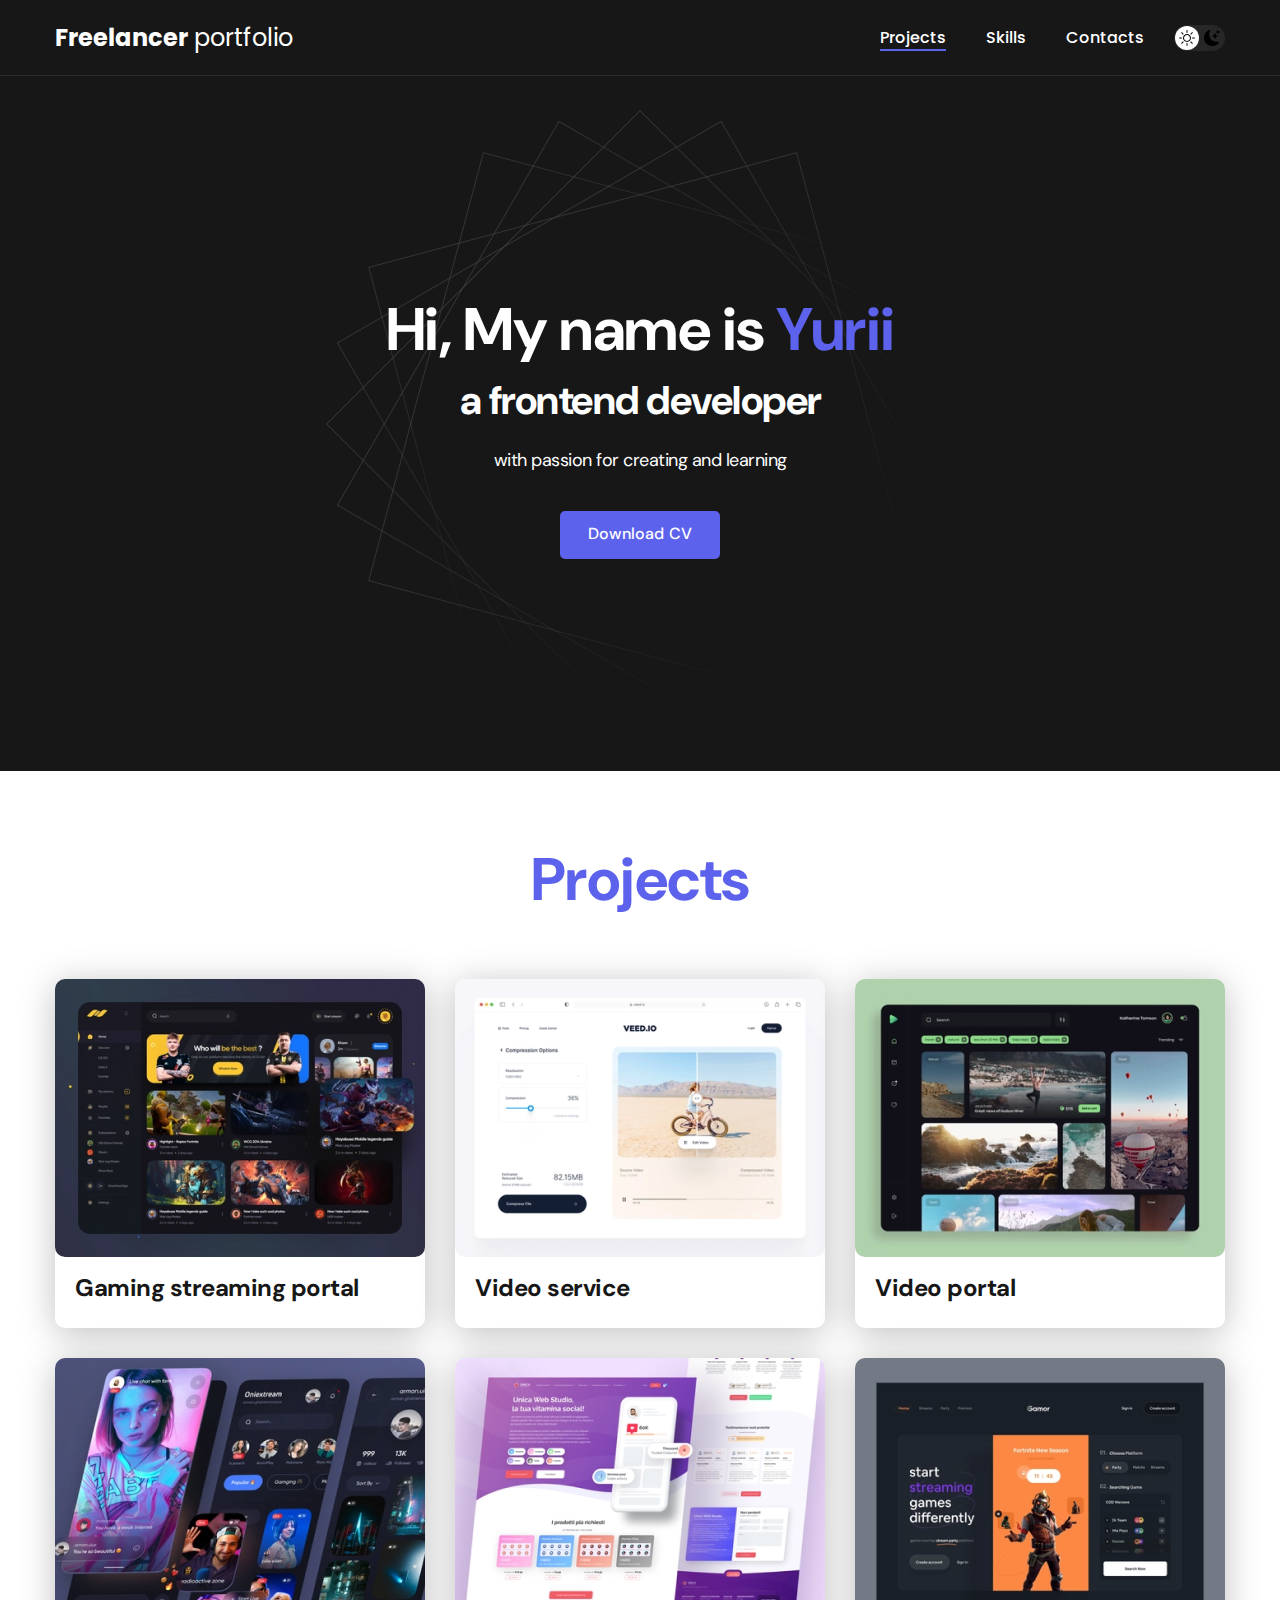
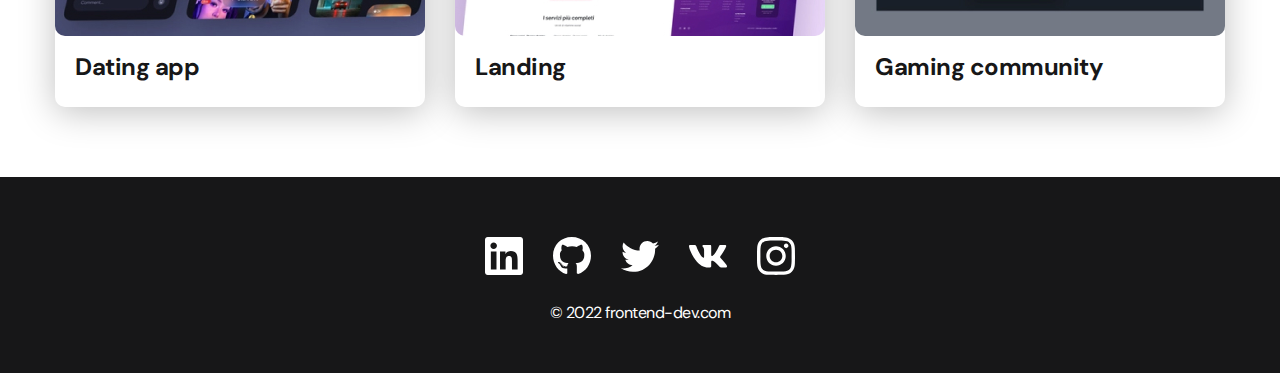
<file: index.html>
<!DOCTYPE html>
<html lang="en">
<head>
    <meta charset="UTF-8">
    <meta http-equiv="X-UA-Compatible" content="IE=edge">
    <meta name="viewport" content="width=device-width, initial-scale=1.0">
    <title>Freelancer portfolio</title>
    <link rel="stylesheet" href="./css/main.css">
</head>
<body>
    <nav class="nav">
        <div class="container">
            <div class="nav-row">
                    <a href="./index.html" class="logo"><strong>Freelancer</strong> portfolio</a> 
                    <button class="dark-mode-btn">
                        <img src="img\icons\Sun.svg" alt="Light Mode" class="dark-mode-btn__icon">
                        <img src="img\icons\Moon.svg" alt="Dark Mode" class="dark-mode-btn__icon">
                    </button>
                <ul class="nav-list">
                    <li class="nav-list__item"><a href="project-page.html" class="nav-list__link nav-list__link--active">Projects</a></li>
                    <li class="nav-list__item"><a href="skills-page.html" class="nav-list__link">Skills</a></li>
                    <li class="nav-list__item"><a href="contacts-page.html" class="nav-list__link">Contacts</a></li>
                </ul>
            </div>
        </div> 
    </nav>
    <header class="header">
            <div class="header__wrapper">
                <h1 class="header__title">
                    <strong>Hi, My name is <em>Yurii</em></strong><br>
                    a frontend developer
                </h1>
                <div class="header__text">
                    <p>with passion for creating and learning</p>
                </div>
                <a href="#" class="button">Download CV</a>
            </div>
    </header>
    <main class="section">
        <div class="container">
            <h2 class="title-1">Projects</h2>
            <ul class="projects">
                <li class="project">
                    <a href="./projects-page.html">
                    <img src="img\projects\01.jpg" alt="Project img" class="project__img">
                    <h3 class="project__title">Gaming streaming portal</h3>
                    </a>
                </li>
                <li class="project">
                    <img src="img\projects\02.jpg" alt="Project img" class="project__img">
                    <h3 class="project__title">Video service</h3>
                </li>
                <li class="project">
                    <img src="img\projects\03.jpg" alt="Project img" class="project__img">
                    <h3 class="project__title">Video portal</h3>
                </li>
                <li class="project">
                    <img src="img\projects\04.jpg" alt="Project img" class="project__img">
                    <h3 class="project__title">Dating app</h3>
                </li>
                <li class="project">
                    <img src="img\projects\05.jpg" alt="Project img" class="project__img">
                    <h3 class="project__title">Landing</h3>
                </li>
                <li class="project">
                    <img src="img\projects\06.jpg" alt="Project img" class="project__img">
                    <h3 class="project__title">Gaming community</h3>
                </li>
            </ul>
        </div>
    </main>
    <footer class="footer">
        <div class="container">
            <div class="footer-wrapper">
                <ul class="social">
                    <li class="social__item">
                        <a href="#"><img src="img\icons\1.svg" alt="Link"></a>
                    </li>
                    <li class="social__item">
                        <a href="#"><img src="img\icons\2.svg" alt="Link"></a>
                    </li>
                    <li class="social__item">
                        <a href="#"><img src="img\icons\3.svg" alt="Link"></a>
                    </li>
                    <li class="social__item">
                        <a href="#"><img src="img\icons\4.svg" alt="Link"></a>
                    </li>
                    <li class="social__item">
                        <a href="#"><img src="img\icons\5.svg" alt="Link"></a>
                    </li>
                </ul>
                <div class="copyright">
                    <p>© 2022 frontend-dev.com</p>
                </div>
            </div>
            
        </div>
    </footer>
    <script src="js\main.js"></script>
</body>
</html>
</file>
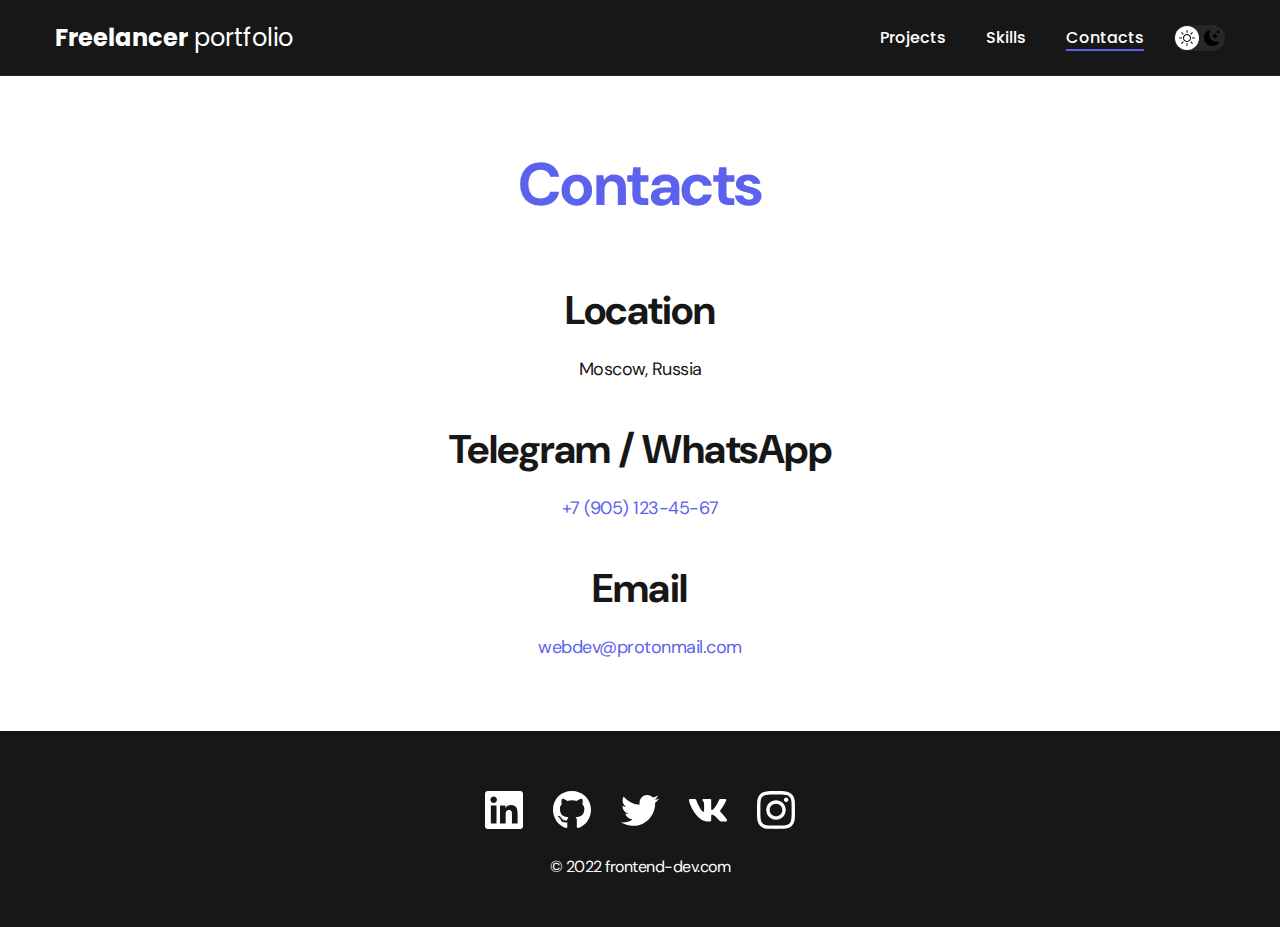
<file: contacts-page.html>
<!DOCTYPE html>
<html lang="en">
<head>
    <meta charset="UTF-8">
    <meta http-equiv="X-UA-Compatible" content="IE=edge">
    <meta name="viewport" content="width=device-width, initial-scale=1.0">
    <title>Contacts</title>
    <link rel="stylesheet" href="./css/main.css">
</head>
<body>
    <nav class="nav">
        <div class="container">
            <div class="nav-row">
                <a href="./index.html" class="logo"><strong>Freelancer</strong> portfolio</a> 
                <button class="dark-mode-btn">
                    <img src="img\icons\Sun.svg" alt="Light Mode" class="dark-mode-btn__icon">
                    <img src="img\icons\Moon.svg" alt="Dark Mode" class="dark-mode-btn__icon">
                </button>
                <ul class="nav-list">
                    <li class="nav-list__item"><a href="project-page.html" class="nav-list__link ">Projects</a></li>
                    <li class="nav-list__item"><a href="skills-page.html" class="nav-list__link ">Skills</a></li>
                    <li class="nav-list__item"><a href="contacts-page.html" class="nav-list__link nav-list__link--active">Contacts</a></li>
                </ul>
            </div>
        </div> 
    </nav>
    <main class="section">
        <div class="container">
            <h2 class="title-1">Contacts</h2>
            <ul class="content-list">
                <li class="content-list__item">
                    <h3 class="title-2">Location</h3>
                    <p class="">Moscow, Russia</p>
                </li>
                <li class="content-list__item">
                    <h3 class="title-2">Telegram / WhatsApp</h3>
                    <p class=""> <a href="tel:+79051234567">+7 (905) 123-45-67</a></p>
                </li>
                <li class="content-list__item">
                    <h3 class="title-2">Email</h3>
                    <p class=""><a href="mailto:webdev@protonmail.com">webdev@protonmail.com</a></p>
                </li>
            </ul>
        </div>
    </main>
    <footer class="footer">
        <div class="container">
            <div class="footer-wrapper">
                <ul class="social">
                    <li class="social__item">
                        <a href="#"><img src="img\icons\1.svg" alt="Link"></a>
                    </li>
                    <li class="social__item">
                        <a href="#"><img src="img\icons\2.svg" alt="Link"></a>
                    </li>
                    <li class="social__item">
                        <a href="#"><img src="img\icons\3.svg" alt="Link"></a>
                    </li>
                    <li class="social__item">
                        <a href="#"><img src="img\icons\4.svg" alt="Link"></a>
                    </li>
                    <li class="social__item">
                        <a href="#"><img src="img\icons\5.svg" alt="Link"></a>
                    </li>
                </ul>
                <div class="copyright">
                    <p>© 2022 frontend-dev.com</p>
                </div>
            </div>
            
        </div>
    </footer>
    <script src="js\main.js"></script>
</body>
</html>
</file>
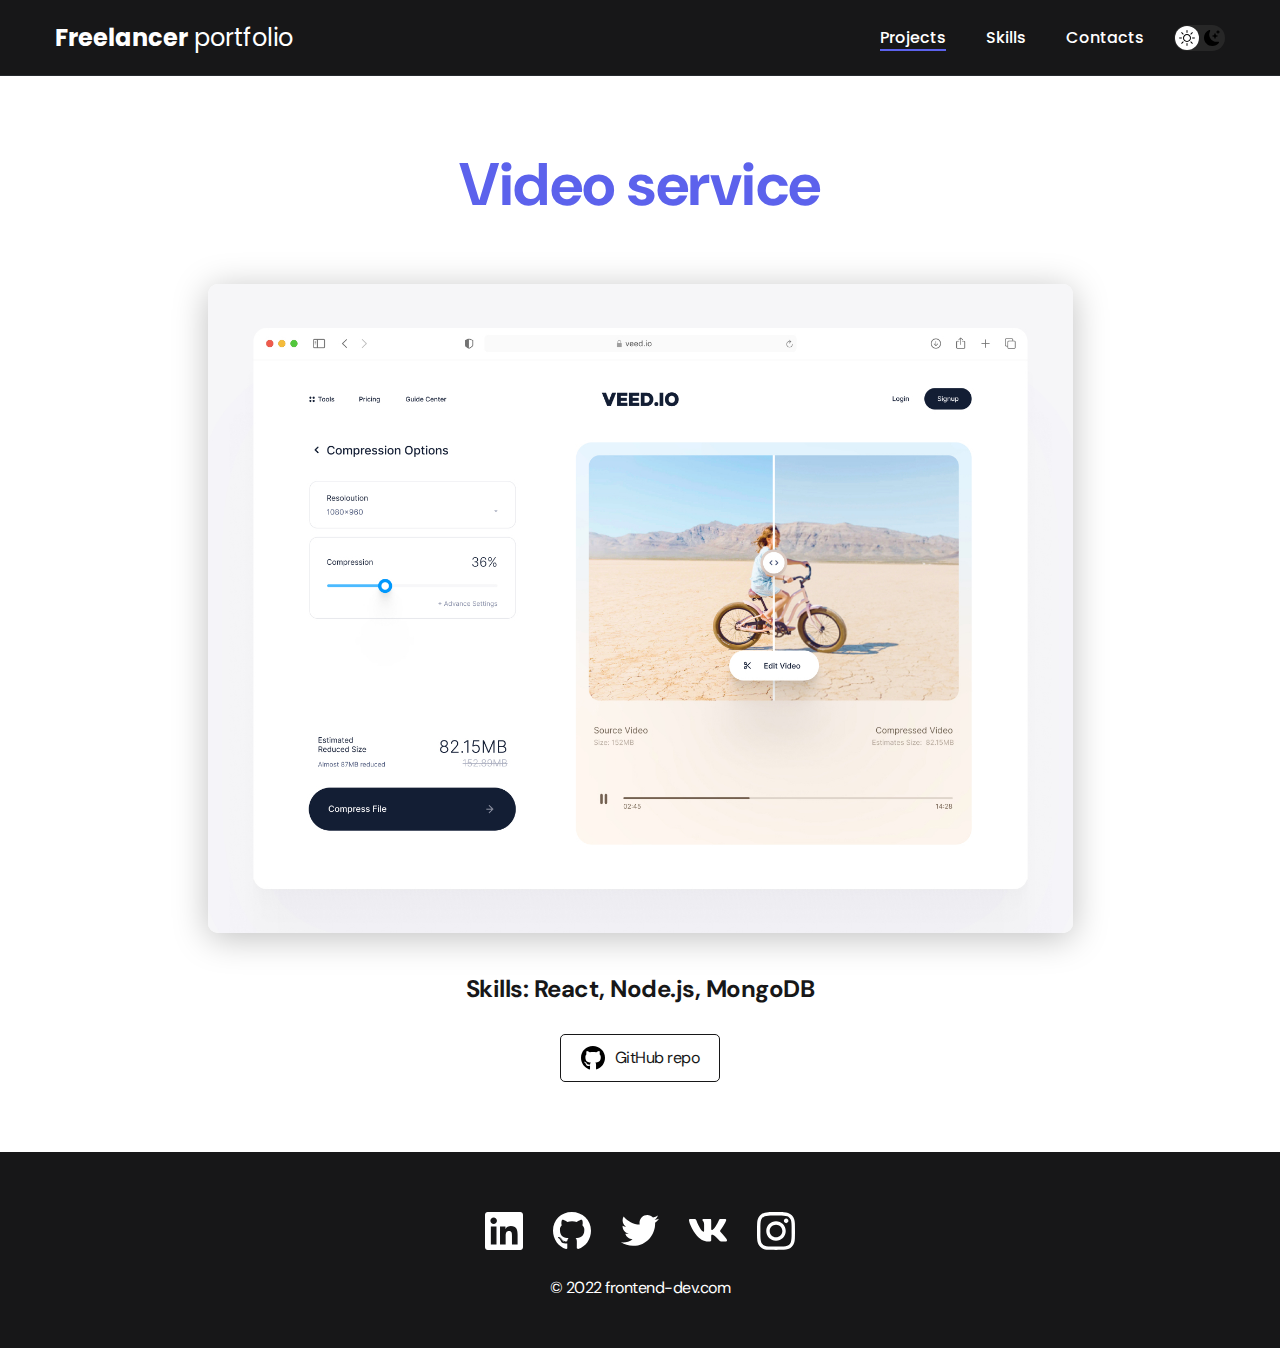
<file: project-page.html>
<!DOCTYPE html>
<html lang="en">
<head>
    <meta charset="UTF-8">
    <meta http-equiv="X-UA-Compatible" content="IE=edge">
    <meta name="viewport" content="width=device-width, initial-scale=1.0">
    <title>Projects</title>
    <link rel="stylesheet" href="./css/main.css">
</head>
<body>
    <nav class="nav">
        <div class="container">
            <div class="nav-row">
                <a href="./index.html" class="logo"><strong>Freelancer</strong> portfolio</a> 
                <button class="dark-mode-btn">
                    <img src="img\icons\Sun.svg" alt="Light Mode" class="dark-mode-btn__icon">
                    <img src="img\icons\Moon.svg" alt="Dark Mode" class="dark-mode-btn__icon">
                </button>
                <ul class="nav-list">
                    <li class="nav-list__item"><a href="project-page.html" class="nav-list__link nav-list__link--active">Projects</a></li>
                    <li class="nav-list__item"><a href="skills-page.html" class="nav-list__link">Skills</a></li>
                    <li class="nav-list__item"><a href="contacts-page.html" class="nav-list__link">Contacts</a></li>
                </ul>
            </div>
        </div> 
    </nav>
    <main class="section">
        <div class="container">
            <div class="project-details">
                <h2 class="title-1">Video service</h2>
                <img src="img\projects\02-big.jpg" alt="" class="project-details__cover">
                <div class="project-details__desc">
                    <p>Skills: React, Node.js, MongoDB</p>
                </div>
                <a href="#" class="button-outline"><img src="img\projects\gh-icon.svg" alt="">GitHub repo</a>
            </div>
        </div>
    </main>
    <footer class="footer">
        <div class="container">
            <div class="footer-wrapper">
                <ul class="social">
                    <li class="social__item">
                        <a href="#"><img src="img\icons\1.svg" alt="Link"></a>
                    </li>
                    <li class="social__item">
                        <a href="#"><img src="img\icons\2.svg" alt="Link"></a>
                    </li>
                    <li class="social__item">
                        <a href="#"><img src="img\icons\3.svg" alt="Link"></a>
                    </li>
                    <li class="social__item">
                        <a href="#"><img src="img\icons\4.svg" alt="Link"></a>
                    </li>
                    <li class="social__item">
                        <a href="#"><img src="img\icons\5.svg" alt="Link"></a>
                    </li>
                </ul>
                <div class="copyright">
                    <p>© 2022 frontend-dev.com</p>
                </div>
            </div>
            
        </div>
    </footer>
    <script src="js\main.js"></script>
</body>
</html>
</file>
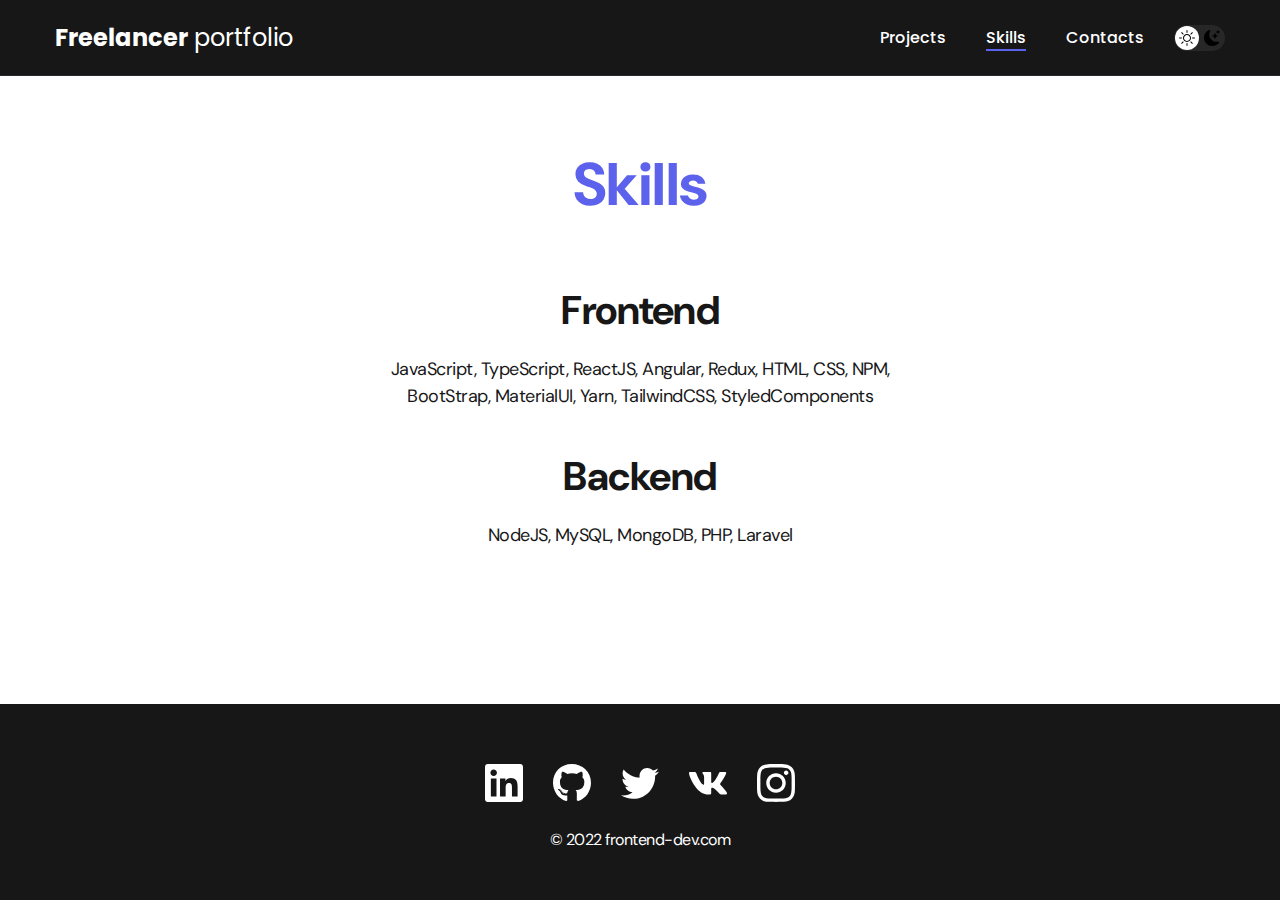
<file: skills-page.html>
<!DOCTYPE html>
<html lang="en">
<head>
    <meta charset="UTF-8">
    <meta http-equiv="X-UA-Compatible" content="IE=edge">
    <meta name="viewport" content="width=device-width, initial-scale=1.0">
    <title>Projects</title>
    <link rel="stylesheet" href="./css/main.css">
</head>
<body>
    <nav class="nav">
        <div class="container">
            <div class="nav-row">
                <a href="./index.html" class="logo"><strong>Freelancer</strong> portfolio</a> 
                <button class="dark-mode-btn">
                    <img src="img\icons\Sun.svg" alt="Light Mode" class="dark-mode-btn__icon">
                    <img src="img\icons\Moon.svg" alt="Dark Mode" class="dark-mode-btn__icon">
                </button>
                <ul class="nav-list">
                    <li class="nav-list__item"><a href="project-page.html" class="nav-list__link ">Projects</a></li>
                    <li class="nav-list__item"><a href="skills-page.html" class="nav-list__link nav-list__link--active">Skills</a></li>
                    <li class="nav-list__item"><a href="contacts-page.html" class="nav-list__link">Contacts</a></li>
                </ul>
            </div>
        </div> 
    </nav>
    <main class="section">
        <div class="container">
            <h2 class="title-1">Skills</h2>
            <ul class="content-list">
                <li class="content-list__item">
                    <h3 class="title-2">Frontend</h3>
                    <p class="">JavaScript, TypeScript, ReactJS, Angular, Redux, HTML, CSS, NPM, BootStrap, MaterialUI, Yarn, TailwindCSS, StyledComponents</p></li>
                <li class="content-list__item">
                    <h3 class="title-2">Backend</h3>
                    <p class="">NodeJS, MySQL, MongoDB, PHP, Laravel</p></li>
            </ul>
        </div>
    </main>
    <footer class="footer">
        <div class="container">
            <div class="footer-wrapper">
                <ul class="social">
                    <li class="social__item">
                        <a href="#"><img src="img\icons\1.svg" alt="Link"></a>
                    </li>
                    <li class="social__item">
                        <a href="#"><img src="img\icons\2.svg" alt="Link"></a>
                    </li>
                    <li class="social__item">
                        <a href="#"><img src="img\icons\3.svg" alt="Link"></a>
                    </li>
                    <li class="social__item">
                        <a href="#"><img src="img\icons\4.svg" alt="Link"></a>
                    </li>
                    <li class="social__item">
                        <a href="#"><img src="img\icons\5.svg" alt="Link"></a>
                    </li>
                </ul>
                <div class="copyright">
                    <p>© 2022 frontend-dev.com</p>
                </div>
            </div>
            
        </div>
    </footer>
    <script src="js\main.js"></script>
</body>
</html>
</file>
<file: css/main.css>
@import "./reset.css";
@import url('https://fonts.googleapis.com/css2?family=DM+Sans:wght@400;500;700&family=Poppins:wght@400;500;700&display=swap');

/*
font-family: 'DM Sans', sans-serif;
font-family: 'Poppins', sans-serif;
*/

:root {
    --blackpure: #000;
    --black: #171718;
    --black-border: #26292D;
    --white: #fff;
    --purple: #5C62EC;

    --text-color: var(--black);

    --dark-bg: var(--black);
    --dark-border: var(--black-border);
    --header-text: var(--white);
    --accent: var(--purple);

    --page-bg: var(--white);
    --text-color: var(--black);

    --title-1: var(--accent);

    --project-card-bg: var(--white);
    --project-card-text: var(--black);
    --box-shadow: 0px 5px 35px rgba(0, 0, 0, 0.25);
    --button-outline: var(--white);
    --button-color: var(--black);
}

.dark {
    /* Dark mode */
    --page-bg: #252526;
    --text-color: var(--white);

    --button-color: var(--black);
    --title-1: var(--accent);
    --button-outline: var(--white);
    --project-card-bg: var(--black);
    --project-card-text: var(--white);
    --box-shadow: 0px 5px 35px rgba(0, 0, 0, 0.8);

}

html, body {
    display: flex;
    flex-direction: column;
    min-height: 100vh;

    font-family: 'DM Sans', sans-serif;
    letter-spacing: -0.5px;

    /* Light mode */ 
    background-color: var(--page-bg);
    color: var(--text-color);
}

/* General */

.container {
    margin: 0 auto;
    padding: 0 15px;
    max-width: 1200px; 
}

.none {
    display: none !important;
}

.section {
    padding: 70px 0;
}

.title-1 {
    margin-bottom: 60px;

    font-size: 60px;
    font-weight: 700;
    line-height: 1.3;
    color: var(--title-1);
    text-align: center;
}

.title-2 {
    margin-bottom: 20px;

    font-size: 40px;
    font-weight: 700;
    line-height: 1.3;
}

/* Nav */

.nav {
    padding: 20px 0;
    border-bottom: 1px solid var(--dark-border);
    background-color: var(--dark-bg);
    color: var(--header-text);
    letter-spacing: normal;
}

.nav-row {
    display: flex;
    justify-content: flex-end;
    align-items: center;
    column-gap: 30px;
    row-gap: 20px;
    flex-wrap: wrap;
}

.logo {
    margin-right: auto;
    color: var(--header-text);
    font-size: 24px;
    font-family: 'Poppins', sans-serif;   
}

.logo strong {
    font-weight: 700;
}

.nav-list {
    display: flex;
    flex-wrap: wrap;
    row-gap: 10px;
    align-items: center; 
    column-gap: 40px;
    font-size: 16px;
    font-weight: 500;
    font-family: 'Poppins', sans-serif; 
}

.nav-list__link {
    color: var(--header-text);
    transition: opacity 0.2s ease-in;
}

.nav-list__link:hover {
    opacity: 0.8;
}

.nav-list__link--active {
    position: relative;
}

.nav-list__link--active::before {
    content: "";

    position: absolute;
    left: 0;
    top: 100%;
    
    display: block; 
    height: 2px;
    width: 100%;
    background-color: var(--accent);
}

/* Dark mode btn */

.dark-mode-btn {
    order: 9;

    position: relative;  
    display: flex;
    justify-content: space-between;

    width: 51px;
    height: 26px;
    padding: 5px;

    border-radius: 50px;
    background-color: #272727;
}

.dark-mode-btn::before {
    content: '';

    position: absolute;
    top: 1px;
    left: 1px;
    
    display: block;
    width: 24px;
    height: 24px;

    border-radius: 50%;
    background-color: var(--white);

    transition: left 0.2s ease-in;
}

.dark-mode-btn--active::before {
    left: 26px;
    }

.dark-mode-btn__icon {
    position: relative;
    z-index: 9;
}

/* Header */

.header {
    padding: 40px 0;
    min-height: 695px;

    display: flex;
    justify-content: center;
    align-items: center;

    background-color: var(--dark-bg);
    background-image: url(../img/projects/header_bg.png);
    background-repeat: no-repeat;
    background-size: auto;
    background-position: center center;
    
    color: var(--header-text);
    text-align: center;
}

.header__wrapper {
    padding: 0 15px;
    max-width: 660px;
}

.header__title {
    margin-bottom: 20px;
    font-size: 40px;
    font-weight: 700;
    line-height: 1.4;
}

.header__title strong {
    font-size: 60px;
    font-weight: 700;
}

.header__title em {
    font-style: normal;
    color: var(--accent);
}

.header__text {
    margin-bottom: 40px;
    font-size: 18px;
    line-height: 1.333;
}

.header-text p + p{
    margin-top: 0.5em;

}
.button {
    display: inline-block;
    height: 48px;
    padding: 12px 28px;
    border-radius: 5px;
    background-color: var(--accent);
    color: var(--white);
    letter-spacing: 0.15px;
    font-size: 16px;
    font-weight: 500;
    transition: opacity 0.2s ease-in;
}

.button:hover {
    opacity: 0.8;
}
.button:active {
    position: relative;
    top: 1px;
}

.button-outline {
    height: 48px;
    padding: 12px 20px;
    border-radius: 5px;
    border: 1px solid var(--dark-bg);
    color: var(--button-color);
    display: flex;
    column-gap: 10px;
    align-items: center;
    transition: opacity 0.2s ease-in;
    background-color:var(--button-outline);
}

.button-outline:hover {
    opacity: 0.8;
}

.button-outline:active {
    position: relative;
    top: 1px;
}

.projects {
    display: flex;
    flex-wrap: wrap;
    column-gap: 30px;
    row-gap: 30px;
    justify-content: center;

}

.project {
    max-width: 370px;
    background-color: var(--project-card-bg);
    box-shadow: var(--box-shadow);
    border-radius: 10px;
}

.project__img {
    border-radius: 10px;
}

.project__title {
    padding: 15px 20px 25px;
    font-size: 24px;
    font-weight: 700;
    line-height: 1.3;
    color: var(--project-card-text);

}

.footer {
    padding: 60px 0 50px;
    background-color: var(--dark-bg);
    color: var(--white);
    margin-top: auto;
}

.footer-wrapper {
    display: flex;
    flex-direction: column;
    align-items: center;
    justify-content: center;
    row-gap: 27px;
    text-align: center;
}
.social {
display: flex;
column-gap: 30px;
align-items: center;
}

.copyright {
    font-size: 16px;
}

.copyright p + p {
    margin-top: 0.5em;
}

.project-details {
    max-width: 865px;
    margin: 0 auto;
    display: flex;
    flex-direction: column;
    align-items: center;
}

.project-details__cover {
    max-width: 100%;
    margin-bottom: 40px;
    box-shadow: 0px 5px 35px rgba(0, 0, 0, 0.25);
    border-radius: 10px;
}


.project-details__desc {
    margin-bottom: 30px;
    font-weight: 700;
    font-size: 24px;
    line-height: 1.3;
    text-align: center;
    letter-spacing: -0.5px;
}



.content-list {
    margin: 0 auto;
    max-width: 570px;
    display: flex;
    flex-direction: column;
    align-items: center;
    text-align: center;
    row-gap: 40px;
}

.content-list__item {
font-size: 18px;
line-height: 1.5;
}

.content-list__item p + p {
    margin-top: 0.5em;
}



.content-list a {
    color: var(--title-1);
}

@media (max-width:620px) {
    .header {
        min-height: unset;
    }
    .header__title {
        font-size: 30px;
    }

    .header__title strong {
        font-size: 40px;
    }

    .nav-row {
        justify-content: space-between;
    }

    .dark-mode-btn {
        order: 0;
    }

    .section {
        padding: 40px 0;
    }

    .title-1 {
        font-size: 40px;
        margin-bottom: 30px;
    }

    .project__title {
        font-size: 22px;
    }

    .footer {
        padding: 40px 0 30px;
    }
    .social {
        column-gap: 20px;
    }
    .footer-wrapper {
        row-gap: 20px;
    }
    .social__item {
        width: 28px;
    }

    .title-2 {
        font-size: 30px;
        margin-bottom: 10px;
    }
    .content-list {
        row-gap: 20px;
    }
    .content-list__item {
        font-size: 16px;
    }
    .project-details__desc {
        font-size: 22px;
    }
}
</file>
